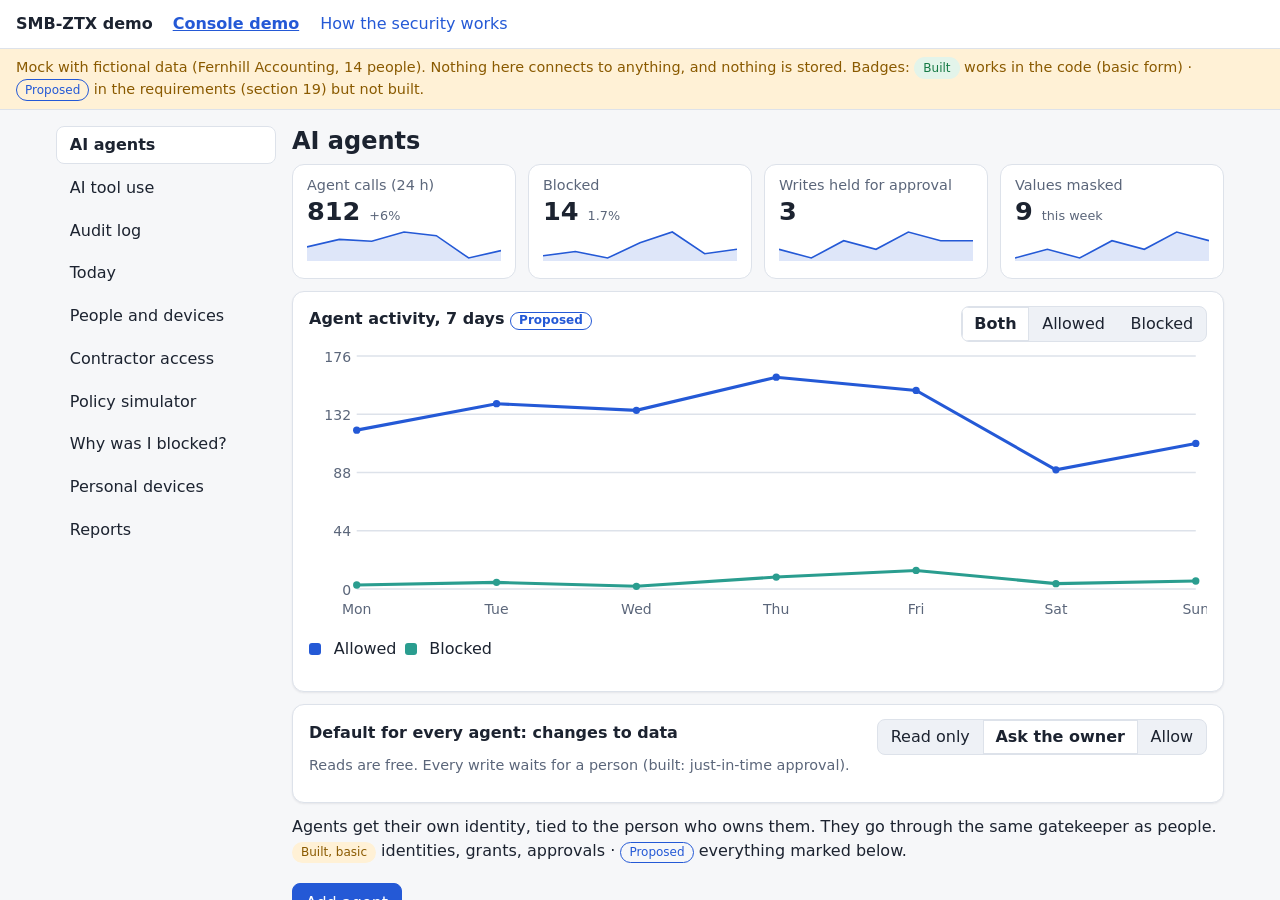
<file: index.html>
<!doctype html>
<html lang="en">
<head>
<meta charset="utf-8">
<meta name="viewport" content="width=device-width, initial-scale=1">
<title>SMB-ZTX Demo</title>
<meta http-equiv="refresh" content="0; url=docs/index.html">
<link rel="canonical" href="docs/index.html">
</head>
<body>
<p><a href="docs/index.html">Open the SMB-ZTX console demo</a> or <a href="docs/how.html">how the security works</a>.</p>
</body>
</html>
</file>
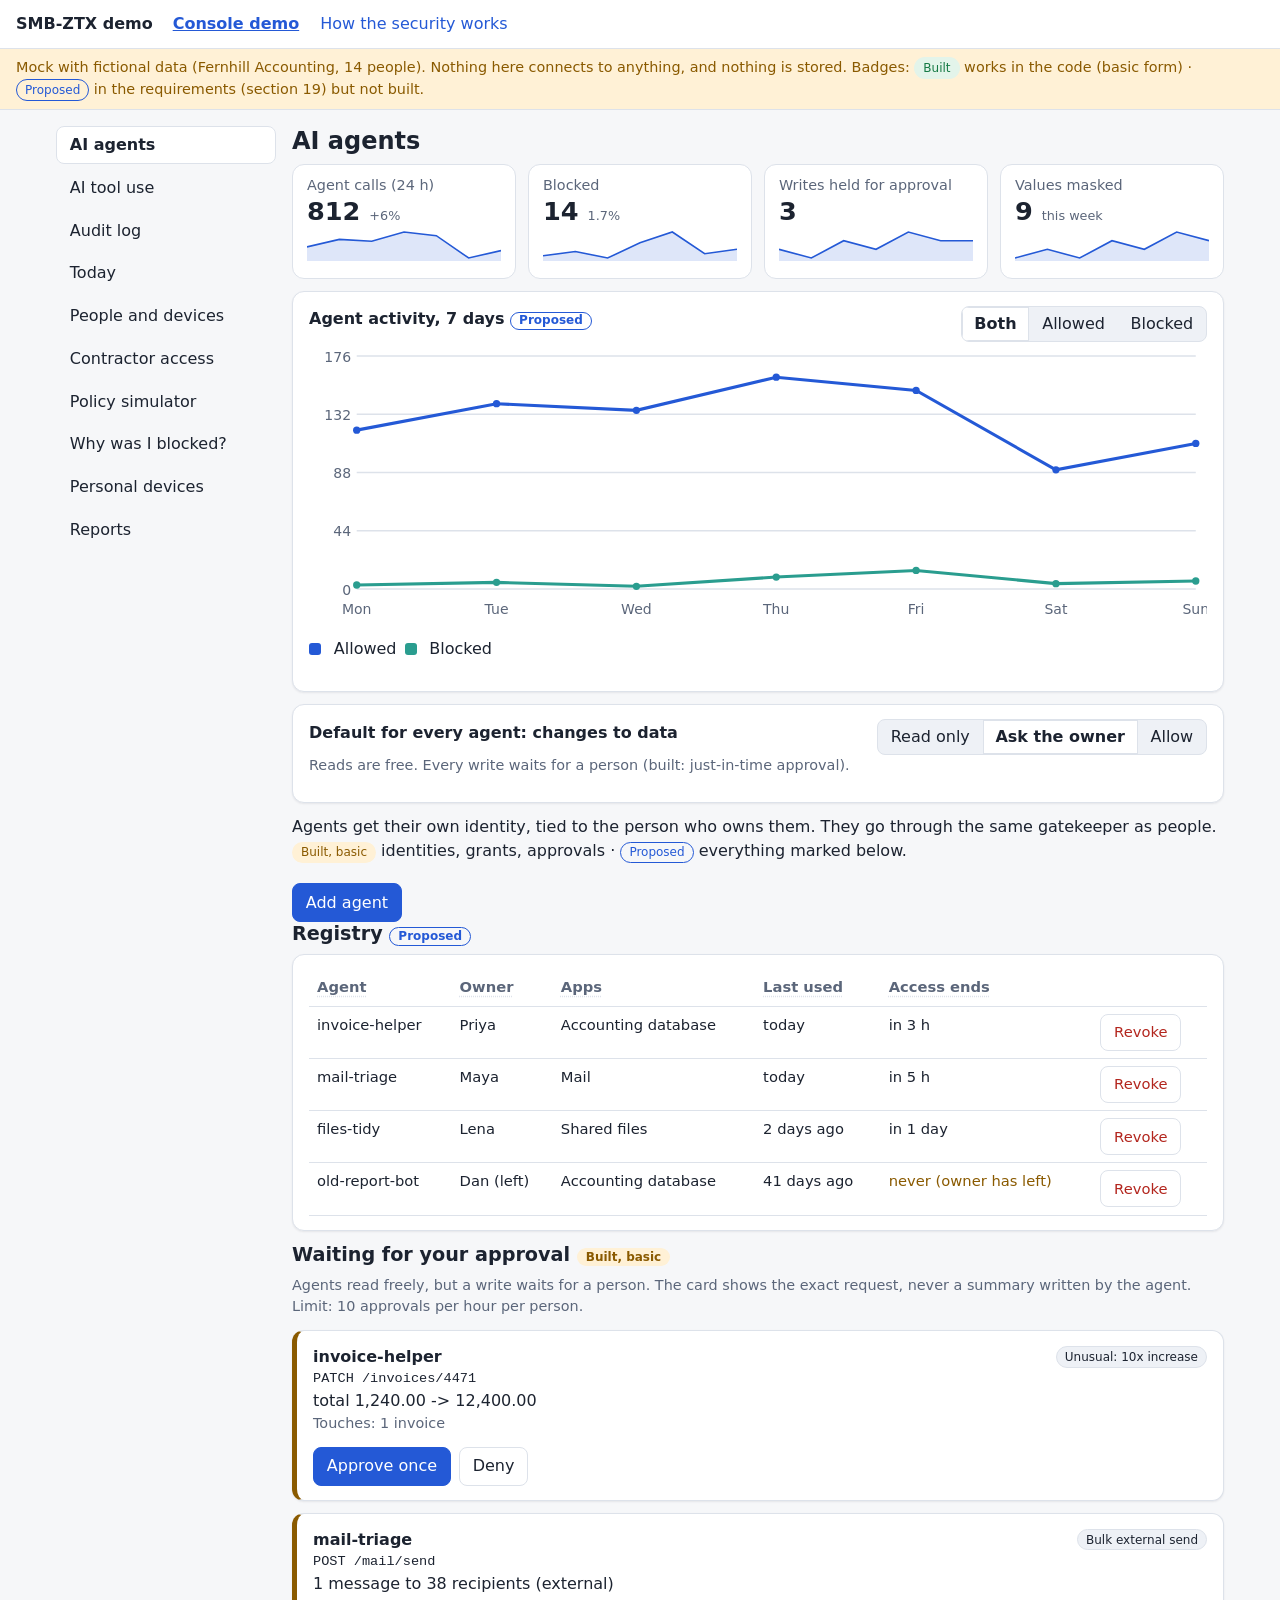
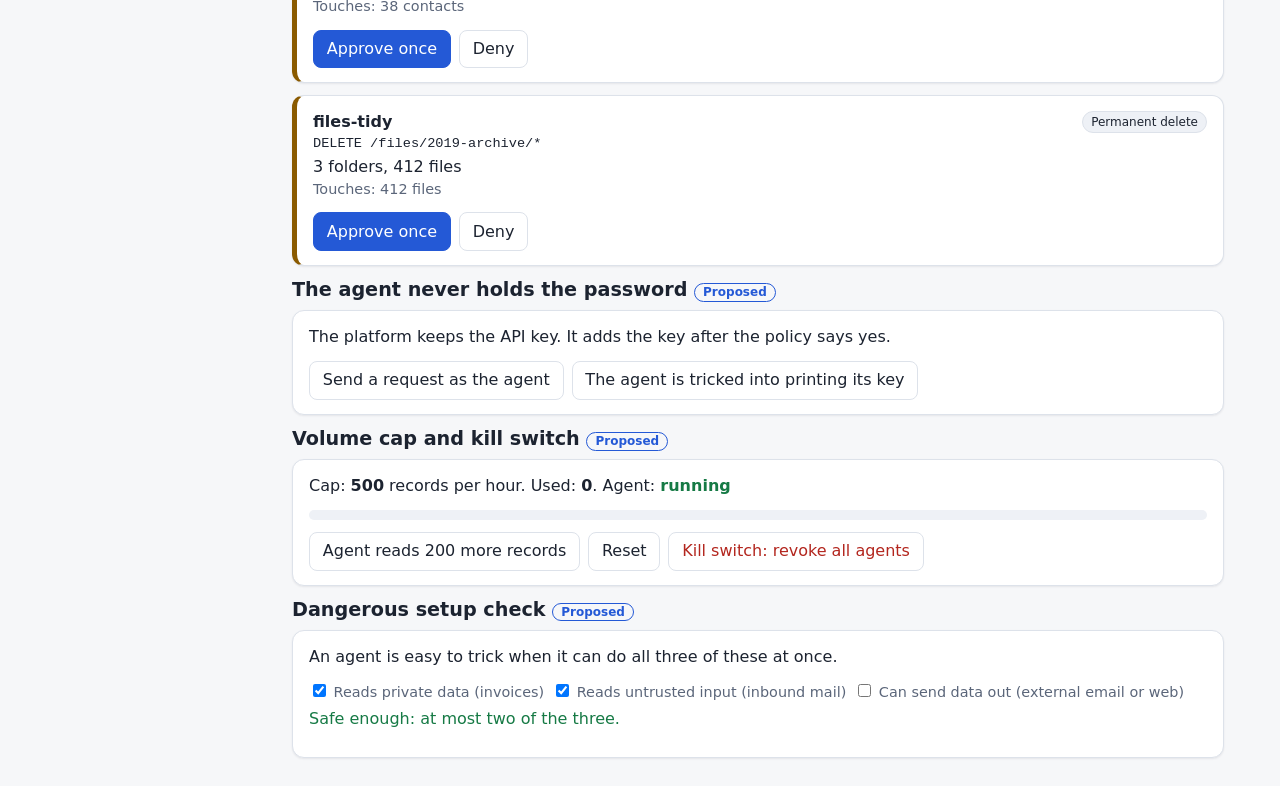
<file: docs/index.html>
<!doctype html>
<html lang="en">
<head>
<meta charset="utf-8">
<meta name="viewport" content="width=device-width, initial-scale=1">
<title>SMB-ZTX Console Demo</title>
<meta name="description" content="Clickable mock of a small-business zero-trust console with fictional data. Shows alerts, devices, contractors, AI agents, data protection and audit.">
<link rel="stylesheet" href="style.css">
</head>
<body data-page="console">
<header class="top">
  <span class="brand">SMB-ZTX demo</span>
  <nav aria-label="Pages">
    <a href="index.html" aria-current="page">Console demo</a>
    <a href="how.html">How the security works</a>
  </nav>
</header>
<div class="banner" role="note">
  Mock with fictional data (Fernhill Accounting, 14 people). Nothing here connects to anything, and nothing is stored.
  Badges: <span class="tag built">Built</span> works in the code (basic form) &middot;
  <span class="tag proposed">Proposed</span> in the requirements (section 19) but not built.
</div>

<div class="layout">
  <div class="side" role="tablist" aria-label="Console sections" id="tabs"></div>
  <main id="view" tabindex="-1" aria-live="polite"></main>
</div>
<div id="toast" class="toast hidden" role="status"></div>
<script src="tips.js"></script>
<script src="console.js"></script>
</body>
</html>
</file>
<file: docs/style.css>
:root {
  --bg: #f6f7f9; --panel: #ffffff; --ink: #1c2330; --muted: #5b667a; --line: #dde2ea;
  --accent: #2459d6; --accent-ink: #ffffff;
  --ok: #167a45; --ok-bg: #e3f4ea; --warn: #8a5a00; --warn-bg: #fff1d6; --bad: #b3261e; --bad-bg: #fde8e6;
  --code-bg: #eef1f6; --shadow: 0 1px 2px rgba(20,30,50,.08); --series2: #2a9d8f;
}
@media (prefers-color-scheme: dark) {
  :root:not([data-theme="light"]) {
    --bg: #12161d; --panel: #1a2029; --ink: #e8ecf3; --muted: #9aa5b8; --line: #2c3544;
    --accent: #6c9bff; --accent-ink: #0d1626;
    --ok: #5fd18d; --ok-bg: #16311f; --warn: #f0c060; --warn-bg: #3a2d10; --bad: #ff8a80; --bad-bg: #3d1a18;
    --code-bg: #232b38; --shadow: none;
  }
}
:root[data-theme="dark"] {
  --bg: #12161d; --panel: #1a2029; --ink: #e8ecf3; --muted: #9aa5b8; --line: #2c3544;
  --accent: #6c9bff; --accent-ink: #0d1626;
  --ok: #5fd18d; --ok-bg: #16311f; --warn: #f0c060; --warn-bg: #3a2d10; --bad: #ff8a80; --bad-bg: #3d1a18;
  --code-bg: #232b38; --shadow: none;
}
* { box-sizing: border-box; }
html { color-scheme: light dark; }
body { margin: 0; background: var(--bg); color: var(--ink); font: 16px/1.5 system-ui, -apple-system, "Segoe UI", Roboto, sans-serif; }
a { color: var(--accent); }
h1, h2, h3 { line-height: 1.25; margin: 0 0 .5rem; }
h1 { font-size: 1.5rem; } h2 { font-size: 1.2rem; } h3 { font-size: 1rem; }
p { margin: 0 0 .75rem; }
code, pre { font-family: ui-monospace, SFMono-Regular, Menlo, monospace; font-size: .88em; }
code { background: var(--code-bg); padding: .1em .35em; border-radius: 4px; }
button { font: inherit; cursor: pointer; border: 1px solid var(--line); background: var(--panel); color: var(--ink); border-radius: 8px; padding: .4rem .8rem; }
button:hover { border-color: var(--accent); }
button.primary { background: var(--accent); color: var(--accent-ink); border-color: var(--accent); }
button.danger { color: var(--bad); }
button:disabled { opacity: .5; cursor: default; }
:focus-visible { outline: 3px solid var(--accent); outline-offset: 2px; }
input, select, textarea { font: inherit; color: var(--ink); background: var(--panel); border: 1px solid var(--line); border-radius: 8px; padding: .4rem .6rem; max-width: 100%; }
textarea { width: 100%; min-height: 5rem; }
label { display: block; font-size: .9rem; color: var(--muted); margin-bottom: .25rem; }

.top { display: flex; flex-wrap: wrap; gap: .75rem 1.25rem; align-items: center; padding: .75rem 16px; background: var(--panel); border-bottom: 1px solid var(--line); }
.top .brand { font-weight: 700; }
.top nav a { margin-right: 1rem; text-decoration: none; }
.top nav a[aria-current="page"] { font-weight: 700; text-decoration: underline; }
.banner { background: var(--warn-bg); color: var(--warn); padding: .5rem 16px; font-size: .9rem; border-bottom: 1px solid var(--line); }

.layout { display: grid; grid-template-columns: 220px 1fr; gap: 16px; max-width: 1200px; margin: 0 auto; padding: 16px; }
.side { position: sticky; top: 8px; align-self: start; }
.side button { display: block; width: 100%; text-align: left; margin-bottom: 4px; border-color: transparent; background: transparent; }
.side button[aria-selected="true"] { background: var(--panel); border-color: var(--line); font-weight: 700; }
.card { background: var(--panel); border: 1px solid var(--line); border-radius: 12px; padding: 14px 16px; margin-bottom: 12px; box-shadow: var(--shadow); }
.card.resolved { opacity: .6; }
.row { display: flex; flex-wrap: wrap; gap: .5rem; align-items: center; }
.row.between { justify-content: space-between; }
.grid2 { display: grid; grid-template-columns: repeat(auto-fit, minmax(280px, 1fr)); gap: 12px; }
.muted { color: var(--muted); font-size: .9rem; }
.tag { display: inline-block; font-size: .75rem; padding: .05rem .5rem; border-radius: 99px; border: 1px solid var(--line); background: var(--code-bg); white-space: nowrap; }
.tag.built { color: var(--ok); background: var(--ok-bg); border-color: transparent; }
.tag.basic { color: var(--warn); background: var(--warn-bg); border-color: transparent; }
.tag.proposed { color: var(--accent); border-color: var(--accent); background: transparent; }
.sev-high { border-left: 5px solid var(--bad); } .sev-med { border-left: 5px solid var(--warn); } .sev-low { border-left: 5px solid var(--ok); }
.why { font-size: .9rem; color: var(--muted); margin: .25rem 0 .6rem; }
.score { font-size: 2.4rem; font-weight: 800; line-height: 1; }
.bar { height: 10px; background: var(--code-bg); border-radius: 99px; overflow: hidden; }
.bar > i { display: block; height: 100%; background: var(--accent); }
table { width: 100%; border-collapse: collapse; font-size: .92rem; }
th, td { text-align: left; padding: .45rem .5rem; border-bottom: 1px solid var(--line); vertical-align: top; }
th { color: var(--muted); font-weight: 600; }
.table-wrap { overflow-x: auto; }
.pill-ok { color: var(--ok); } .pill-bad { color: var(--bad); } .pill-warn { color: var(--warn); }
.mono { font-family: ui-monospace, monospace; font-size: .85rem; word-break: break-all; }
.diff-add { color: var(--ok); } .diff-rm { color: var(--bad); text-decoration: line-through; }
.reveal { background: var(--code-bg); border-radius: 8px; padding: .6rem .8rem; margin: .4rem 0; }
.toast { position: fixed; bottom: 16px; left: 50%; transform: translateX(-50%); background: var(--ink); color: var(--bg); padding: .6rem 1rem; border-radius: 10px; max-width: 90vw; z-index: 10; }
.hidden { display: none !important; }

.doc { max-width: 980px; margin: 0 auto; padding: 16px; }
.doc section { margin-bottom: 2rem; }
.diagram { background: var(--panel); border: 1px solid var(--line); border-radius: 12px; padding: 12px; overflow-x: auto; margin: .75rem 0; }
.diagram svg { max-width: 100%; height: auto; }
.keypoints { margin: .5rem 0 0; padding-left: 1.2rem; }
.keypoints li { margin-bottom: .25rem; }
.legend { display: flex; gap: .5rem; flex-wrap: wrap; margin: .5rem 0 1rem; }

@media (max-width: 760px) {
  .layout { grid-template-columns: 1fr; padding: 12px 16px; }
  .side { position: static; display: flex; flex-wrap: wrap; gap: 4px; }
  .side button { width: auto; }
}
@media (prefers-reduced-motion: reduce) { * { animation: none !important; transition: none !important; } }

/* KPI tiles, segmented controls, wizard, criteria builder */
.kpis { display: grid; grid-template-columns: repeat(auto-fit, minmax(170px, 1fr)); gap: 12px; margin-bottom: 12px; }
.kpi { background: var(--panel); border: 1px solid var(--line); border-radius: 12px; padding: 10px 14px; }
.kpi-v { font-size: 1.6rem; font-weight: 700; line-height: 1.2; }
.kpi-v .muted { font-size: .8rem; font-weight: 400; }
.seg { display: inline-flex; border: 1px solid var(--line); border-radius: 8px; overflow: hidden; background: var(--code-bg); }
.seg button { border: 0; border-radius: 0; background: transparent; padding: .3rem .8rem; }
.seg button[aria-pressed="true"] { background: var(--panel); font-weight: 700; box-shadow: inset 0 0 0 1px var(--line); }
.swatch { display: inline-block; width: 12px; height: 12px; border-radius: 3px; margin-right: .3rem; }
.crumbs { display: flex; flex-wrap: wrap; gap: .25rem; list-style: none; padding: .5rem .75rem; margin: 0 0 1rem; border: 1px solid var(--line); border-radius: 8px; }
.crumbs li { color: var(--accent); }
.crumbs li:not(:last-child)::after { content: "\203A"; margin: 0 .6rem; color: var(--muted); }
.crumbs li[aria-current="step"] { color: var(--ink); font-weight: 700; }
.crit-box { border: 1px solid var(--line); border-radius: 10px; padding: 12px; }
.crit { border: 1px solid var(--line); border-radius: 10px; padding: 10px 12px; }
.and-wrap { text-align: center; margin: .35rem 0; }
.and-box { display: inline-block; font-size: .7rem; padding: .1rem .5rem; border: 2px solid #e8833a; color: #e8833a; border-radius: 6px; }
.chip { display: inline-flex; align-items: center; gap: .25rem; border: 1px solid var(--line); border-radius: 99px; padding: .1rem .2rem .1rem .7rem; background: var(--code-bg); }
.chip button { border: 0; background: transparent; padding: 0 .4rem; }
.or { font-size: .75rem; color: var(--muted); }
.check { display: block; margin: .3rem 0; color: var(--ink); font-size: 1rem; }

/* tooltips */
.tip { position: fixed; z-index: 30; max-width: 280px; background: var(--ink); color: var(--bg); padding: .45rem .65rem; border-radius: 8px; font-size: .85rem; line-height: 1.35; pointer-events: none; box-shadow: 0 4px 14px rgba(0,0,0,.25); }
.tip.hidden { display: none; }
[data-tip]:not(button):not(a):not(input):not(select):not(textarea):not(label):not(.seg) { cursor: help; }
th[data-tip], .kpi[data-tip], .tag[data-tip] { text-decoration: underline dotted var(--line); text-underline-offset: 3px; }
.tag[data-tip], .kpi[data-tip] { text-decoration: none; }
</file>
